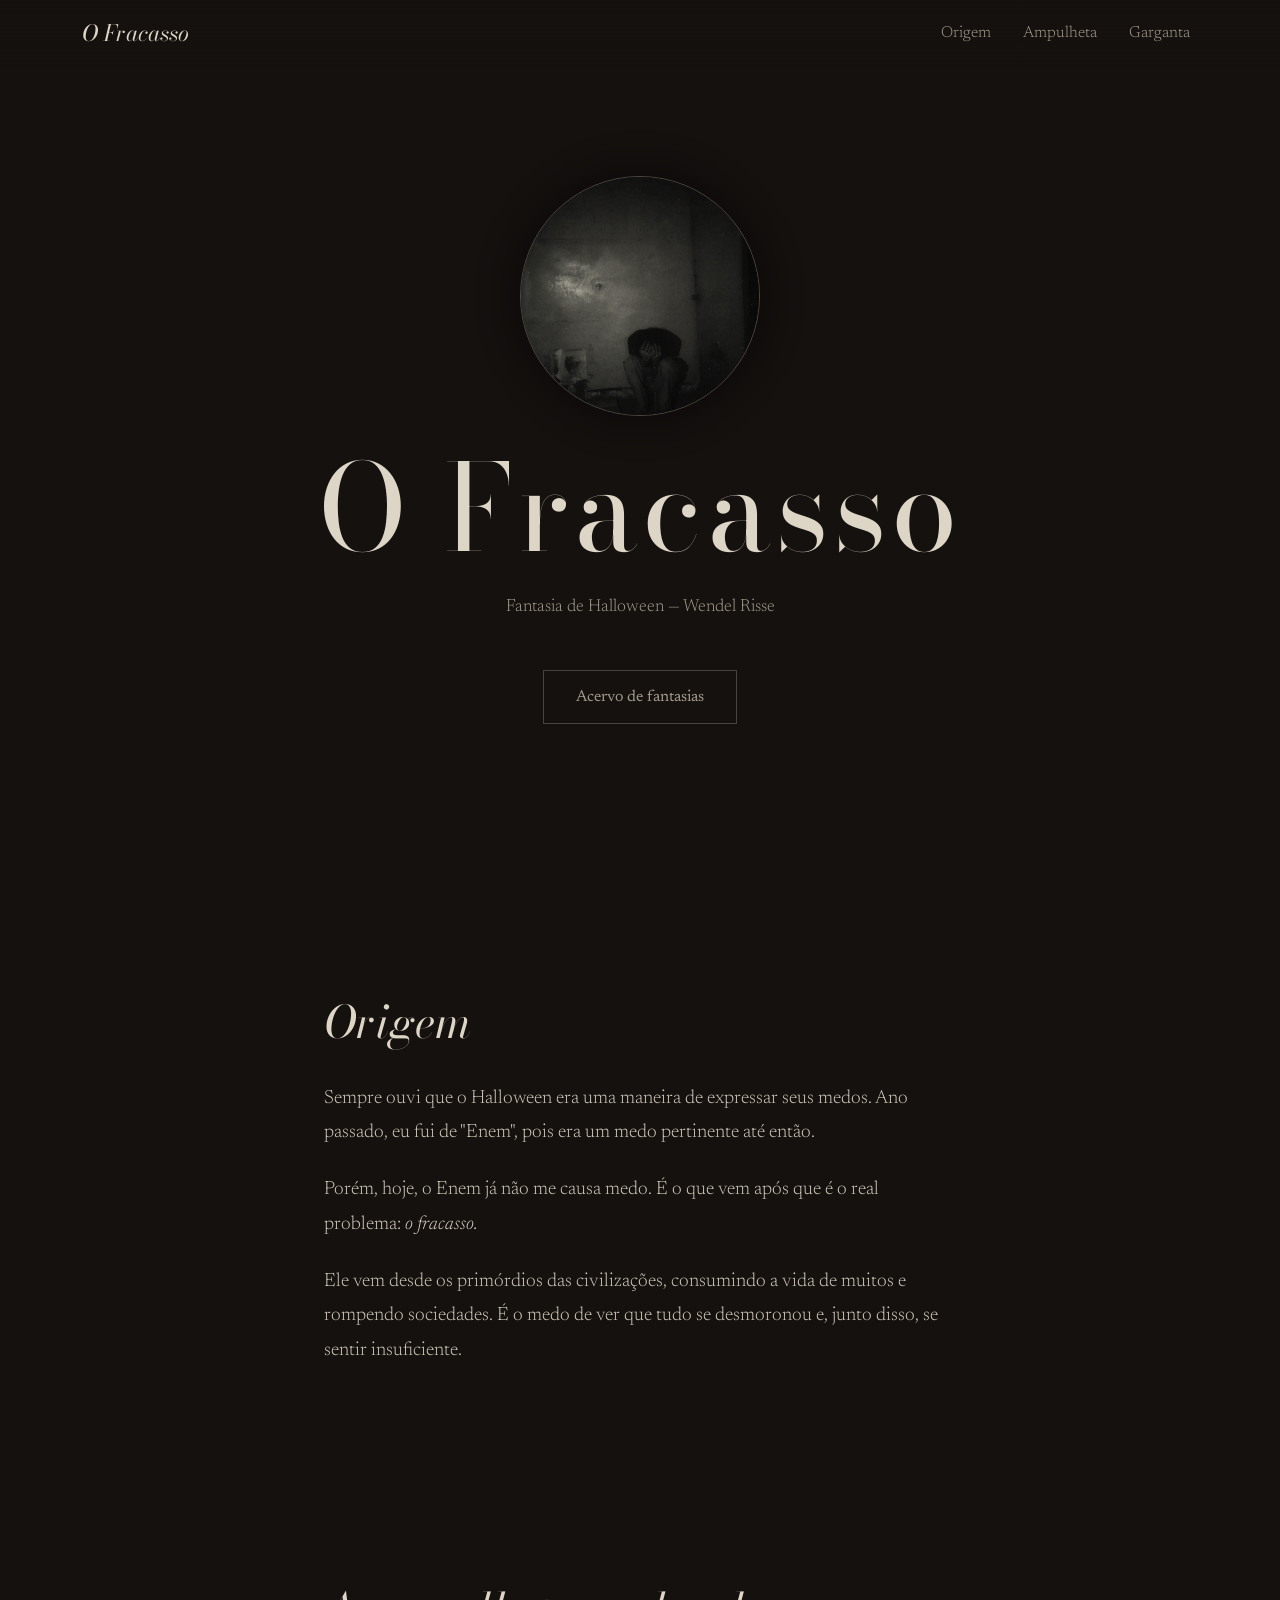
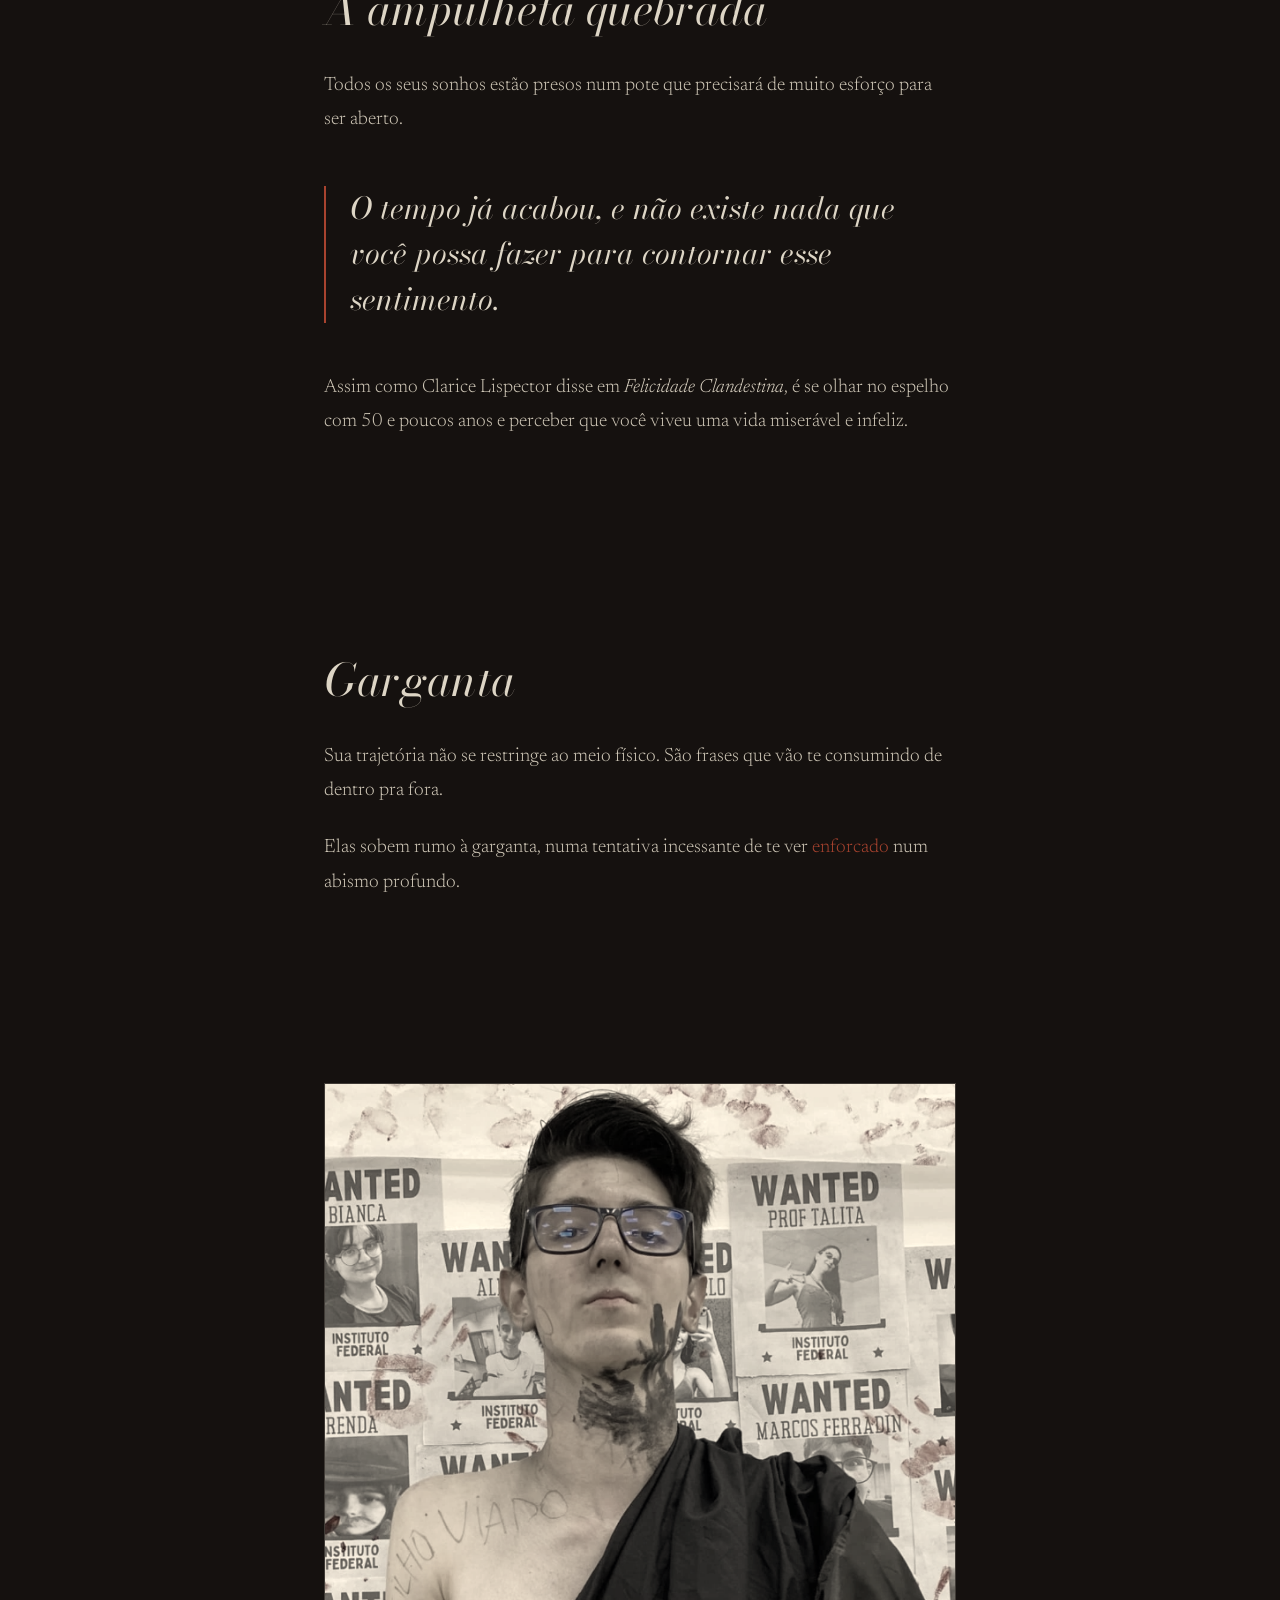
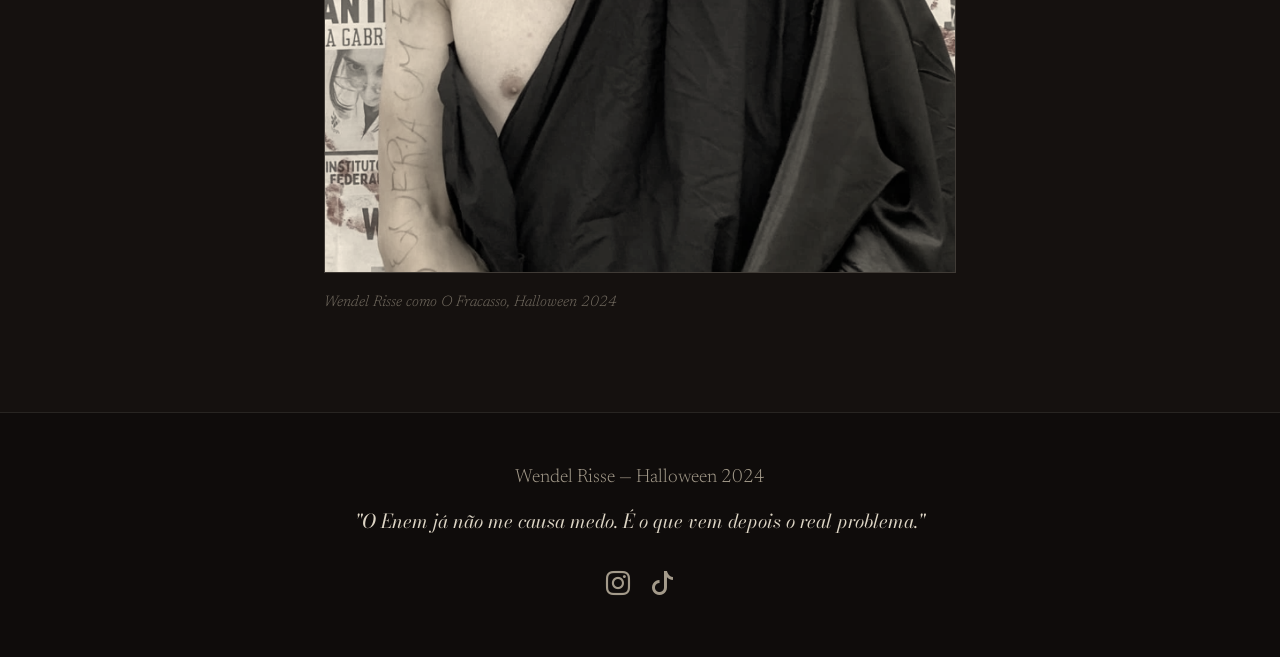
<file: index.html>
<!DOCTYPE html>
<html lang="pt-br">
<head>
  <meta charset="UTF-8">
  <meta name="viewport" content="width=device-width, initial-scale=1.0">
  <title>O Fracasso</title>
  <link href="https://cdn.jsdelivr.net/npm/bootstrap@5.3.6/dist/css/bootstrap.min.css" rel="stylesheet">
  <link rel="stylesheet" href="https://cdn.jsdelivr.net/npm/bootstrap-icons@1.10.5/font/bootstrap-icons.css">
  <link rel="preconnect" href="https://fonts.googleapis.com">
  <link rel="preconnect" href="https://fonts.gstatic.com" crossorigin>
  <link href="https://fonts.googleapis.com/css2?family=Bodoni+Moda:ital,wght@0,400;0,600;1,400&family=Newsreader:ital,wght@0,300;0,400;1,300&display=swap" rel="stylesheet">
  <link rel="stylesheet" href="fracasso.css">
  <link rel="stylesheet" href="acervo.css">
<link rel="stylesheet" href="foto-fantasia.css">
  <link rel="icon" type="image/png" href="assets/images/partenon.png">
</head>
<body data-tema="fracasso">
  <nav class="navbar navbar-expand-lg navbar-dark fixed-top">
    <div class="container">
      <a class="navbar-brand" href="#">O Fracasso</a>
      <button class="navbar-toggler" type="button" data-bs-toggle="collapse" data-bs-target="#navbarNav" aria-label="Abrir menu">
        <span class="navbar-toggler-icon"></span>
      </button>
      <div class="collapse navbar-collapse justify-content-end" id="navbarNav">
        <ul class="navbar-nav">
          <li class="nav-item"><a class="nav-link" href="#origem">Origem</a></li>
          <li class="nav-item"><a class="nav-link" href="#ampulheta">Ampulheta</a></li>
          <li class="nav-item"><a class="nav-link" href="#garganta">Garganta</a></li>
        </ul>
      </div>
    </div>
  </nav>

  <main>
    <section id="headerindex" class="vh-100 d-flex flex-column justify-content-center align-items-center text-center" style="max-width:none;padding:0">
      <div class="frases" aria-hidden="true">
      <span style="--x:8%;--dx:-30vw;--t:26s;--d:0s">você já devia ter conseguido</span>
      <span style="--x:72%;--dx:40vw;--t:22s;--d:-6s">é tarde demais</span>
      <span style="--x:30%;--dx:25vw;--t:30s;--d:-12s">todo mundo seguiu em frente</span>
      <span style="--x:85%;--dx:-55vw;--t:24s;--d:-3s">e se não era pra ser?</span>
      <span style="--x:12%;--dx:45vw;--t:28s;--d:-17s">você não é suficiente</span>
      <span style="--x:60%;--dx:-20vw;--t:20s;--d:-9s">era só isso?</span>
      <span style="--x:45%;--dx:0vw;--t:32s;--d:-21s">o que você fez esse tempo todo?</span>
      <span style="--x:90%;--dx:-65vw;--t:27s;--d:-14s">não tem mais o que fazer</span>
      </div>
      <img src="assets/images/fracasso.jpeg" alt="Wendel Risse fantasiado de O Fracasso" id="fotoPerfil">
      <h1>O Fracasso</h1>
      <p class="lead mt-3">Fantasia de Halloween — Wendel Risse</p>
      <button type="button" class="btn-vazio mt-4" data-acervo>Acervo de fantasias</button>
    </section>

    <section id="origem">
      <h2>Origem</h2>
      <p>Sempre ouvi que o Halloween era uma maneira de expressar seus medos. Ano passado, eu fui de "Enem", pois era um medo pertinente até então.</p>
      <p>Porém, hoje, o Enem já não me causa medo. É o que vem após que é o real problema: <em>o fracasso.</em></p>
      <p>Ele vem desde os primórdios das civilizações, consumindo a vida de muitos e rompendo sociedades. É o medo de ver que tudo se desmoronou e, junto disso, se sentir insuficiente.</p>
    </section>

    <section id="ampulheta">
      <h2>A ampulheta quebrada</h2>
      <p>Todos os seus sonhos estão presos num pote que precisará de muito esforço para ser aberto.</p>
      <blockquote class="poema">O tempo já acabou, e não existe nada que você possa fazer para contornar esse sentimento.</blockquote>
      <p>Assim como Clarice Lispector disse em <em>Felicidade Clandestina</em>, é se olhar no espelho com 50 e poucos anos e perceber que você viveu uma vida miserável e infeliz.</p>
    </section>

    <section id="garganta">
      <h2>Garganta</h2>
      <p>Sua trajetória não se restringe ao meio físico. São frases que vão te consumindo de dentro pra fora.</p>
      <p>Elas sobem rumo à garganta, numa tentativa incessante de te ver <span class="rachado">enforcado</span> num abismo profundo.</p>
    </section>
      <section id="foto">
      <figure class="foto-fantasia">
        <img src="assets/images/WendelFracasso.png" alt="Wendel Risse vestido de O Fracasso" loading="lazy"
             onerror="this.parentElement.classList.add('sem-foto')">
        <figcaption>Wendel Risse como O Fracasso, Halloween 2024</figcaption>
      </figure>
    </section>

  </main>

  <footer class="text-center py-5">
    <p>Wendel Risse — Halloween 2024</p>
    <p><em>"O Enem já não me causa medo. É o que vem depois o real problema."</em></p>
    <div class="mt-4">
      <a href="https://instagram.com/wendelrisse" class="rodape-link fs-4 me-3" aria-label="Instagram"><i class="bi bi-instagram"></i></a>
      <a href="https://tiktok.com/@wenzay_" class="rodape-link fs-4" aria-label="TikTok"><i class="bi bi-tiktok"></i></a>
    </div>
  </footer>

  <script src="https://cdn.jsdelivr.net/npm/bootstrap@5.3.6/dist/js/bootstrap.bundle.min.js"></script>
  <script src="acervo.js"></script>
</body>
</html>
</file>
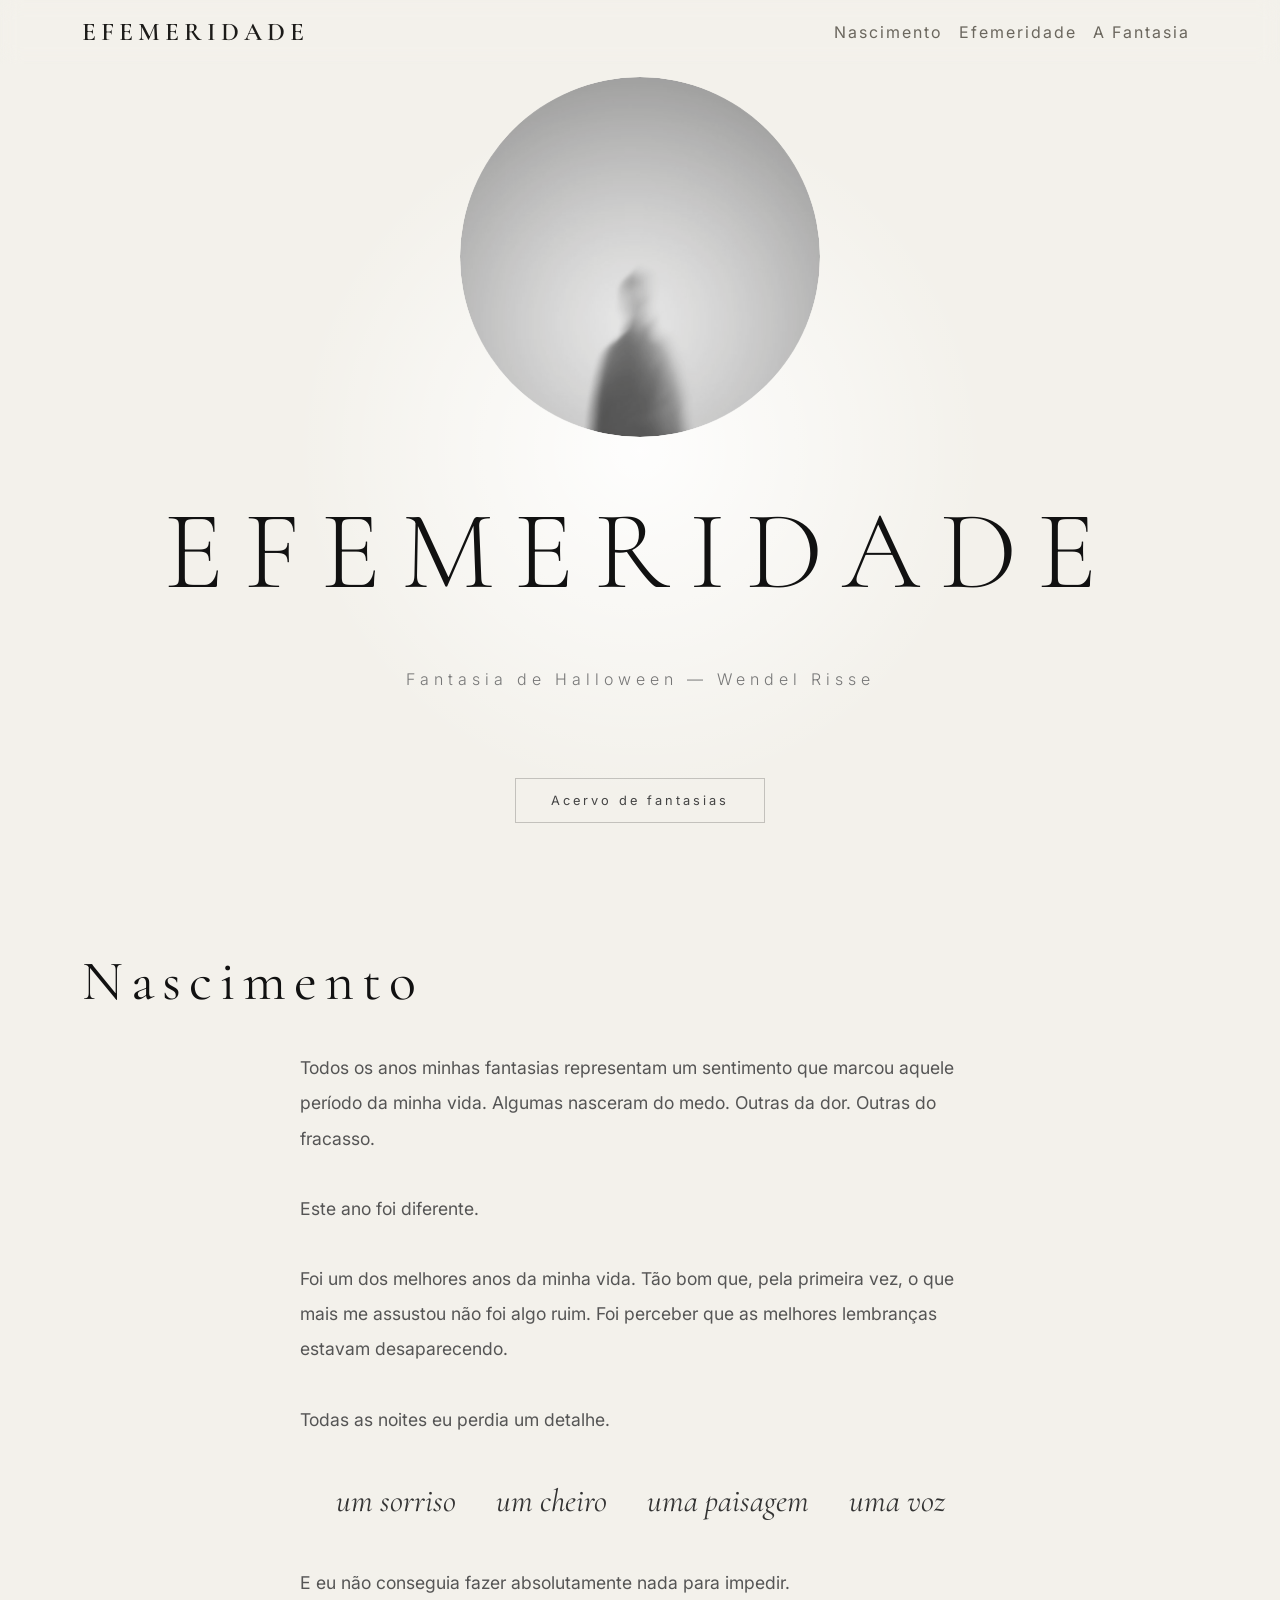
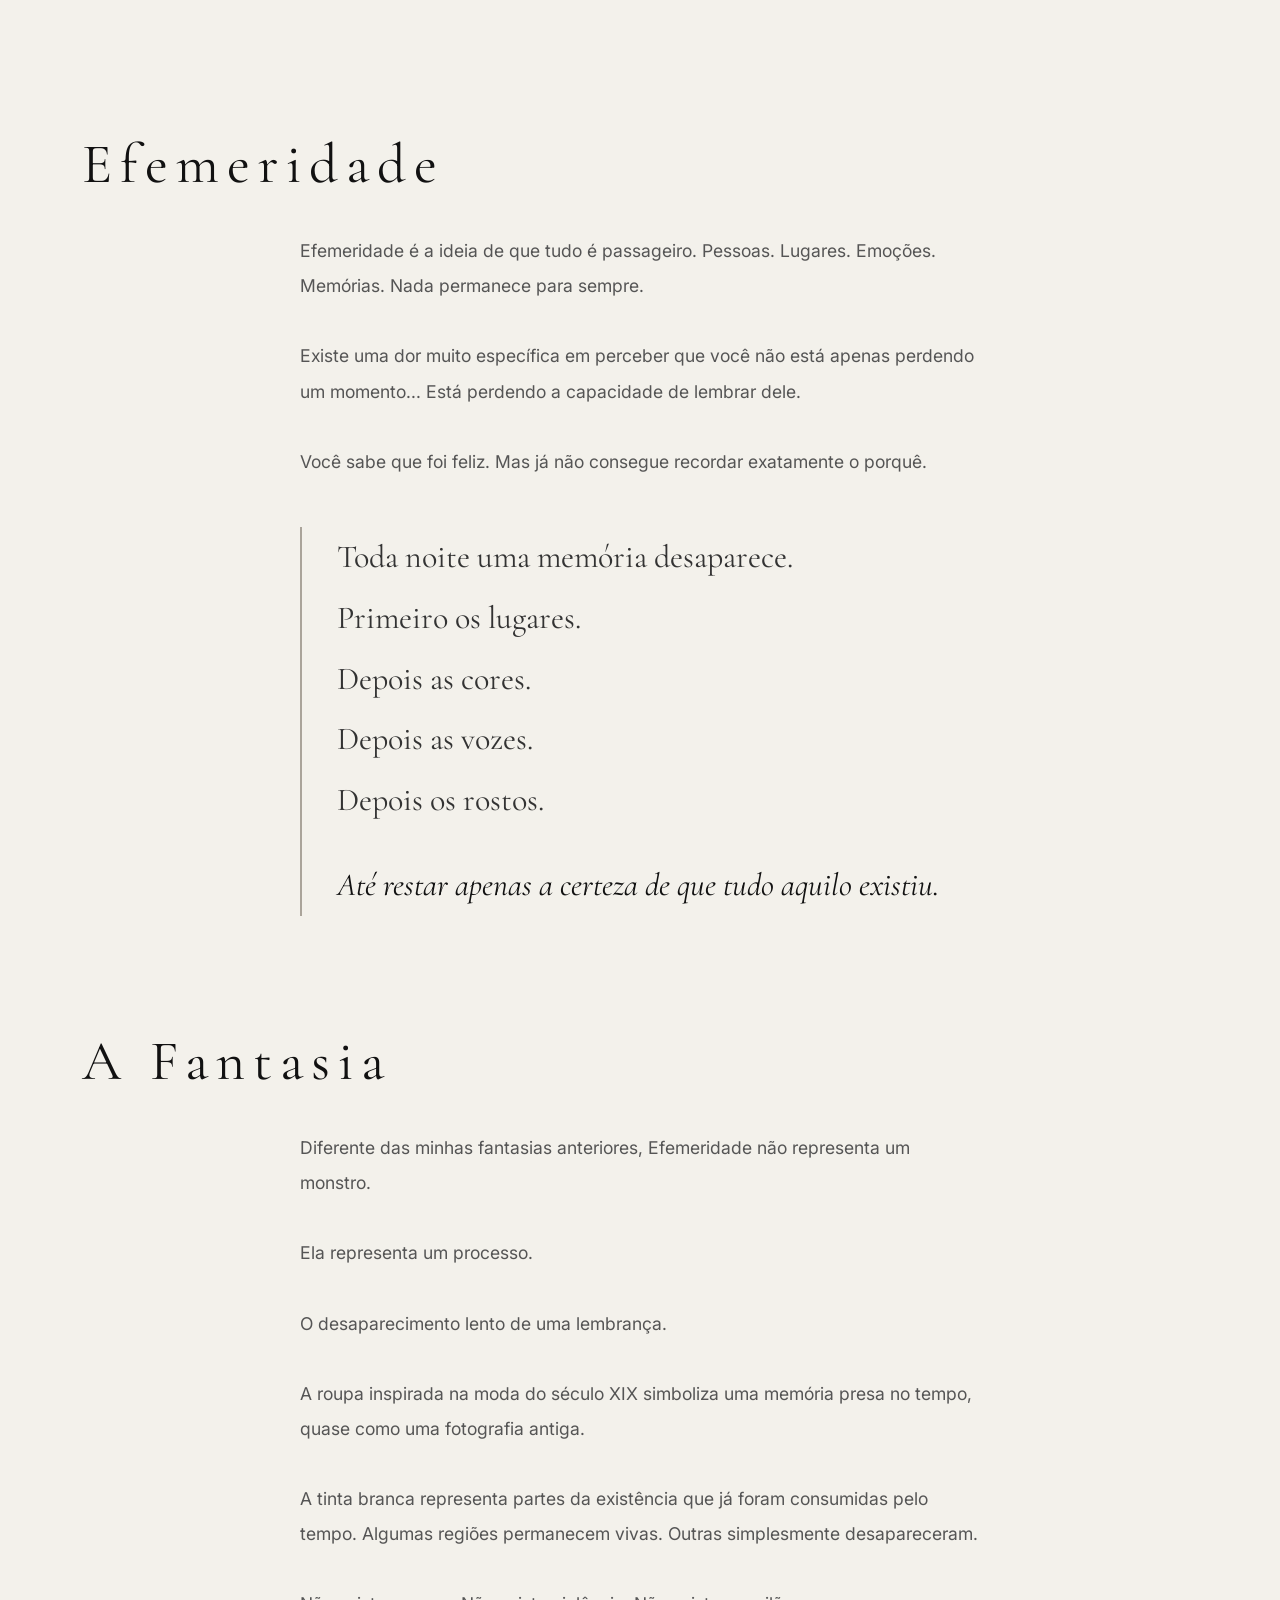
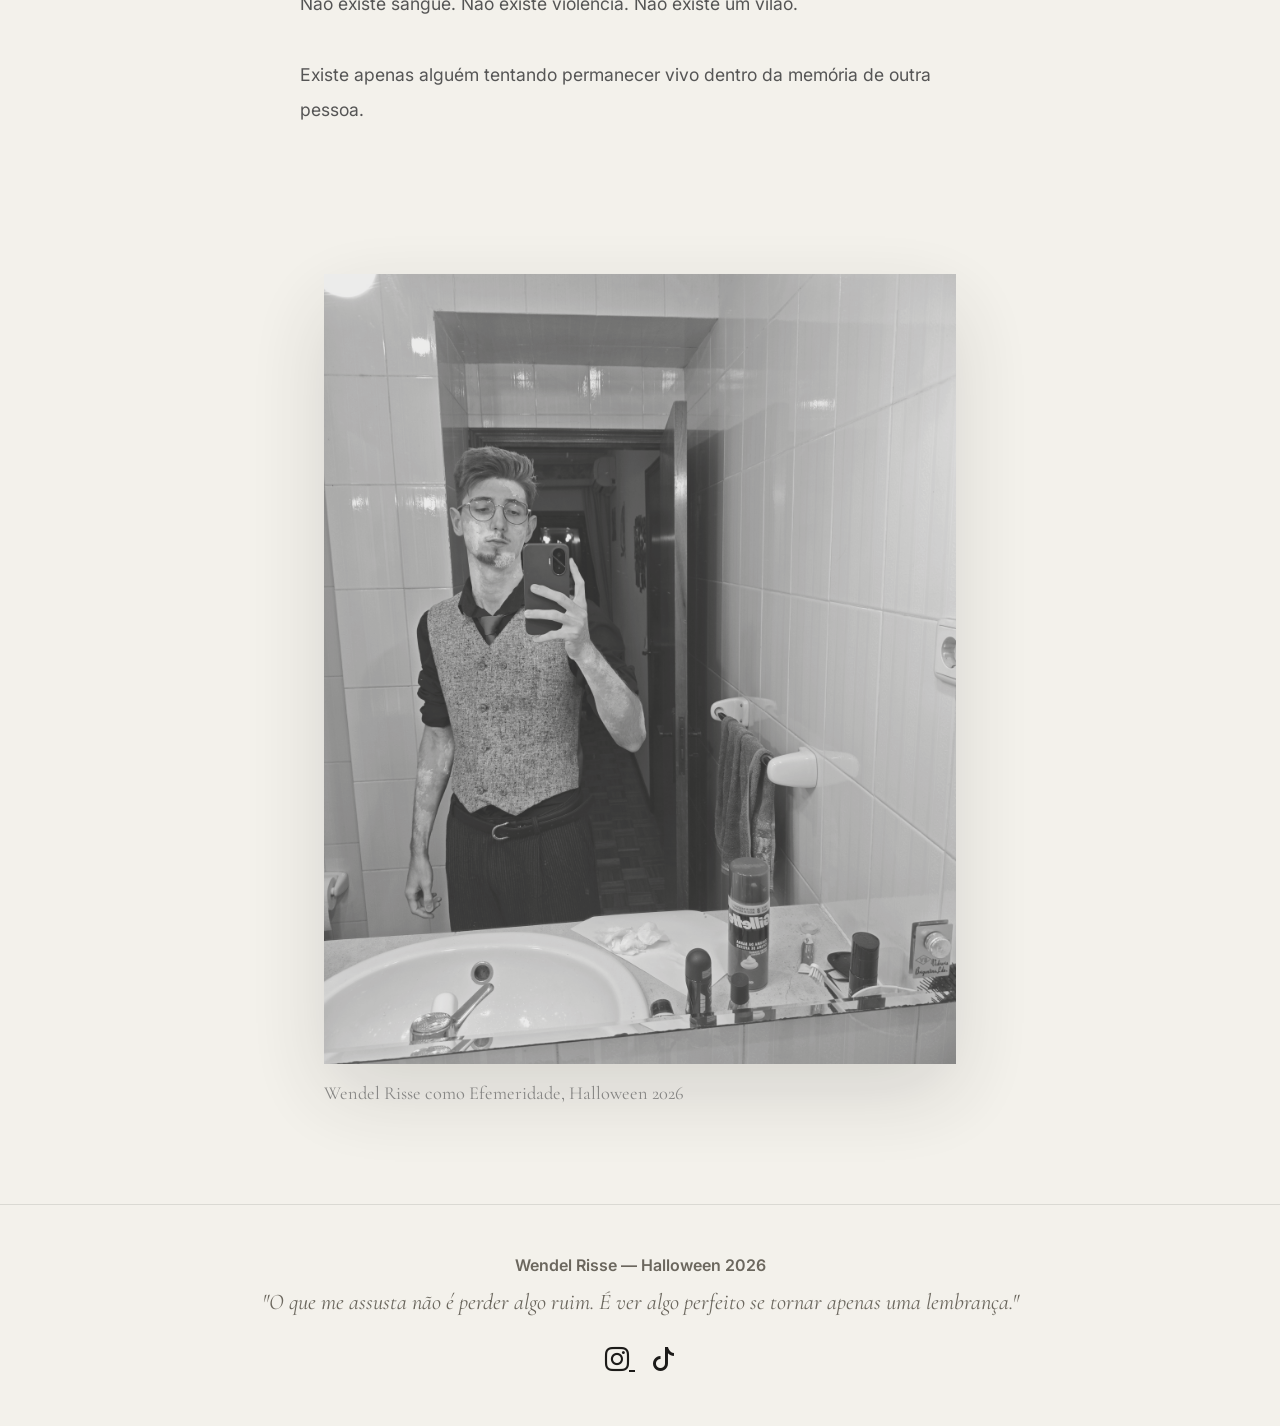
<file: efemeridade.html>
<!DOCTYPE html>
<html lang="pt-br">

<head>
    <meta charset="UTF-8">
    <meta name="viewport" content="width=device-width, initial-scale=1.0">

    <title>Efemeridade</title>

    <link href="https://cdn.jsdelivr.net/npm/bootstrap@5.3.6/dist/css/bootstrap.min.css" rel="stylesheet">
    <link rel="stylesheet"
        href="https://cdn.jsdelivr.net/npm/bootstrap-icons@1.10.5/font/bootstrap-icons.css">

    <link rel="stylesheet" href="styleEfermidade.css">
<link rel="stylesheet" href="acervo.css">
<link rel="stylesheet" href="foto-fantasia.css">

    <link rel="icon" type="image/png" href="assets/images/carro-antigo.png">

    <!-- Fonte elegante -->
    <link rel="preconnect" href="https://fonts.googleapis.com">
    <link rel="preconnect" href="https://fonts.gstatic.com" crossorigin>
    <link
        href="https://fonts.googleapis.com/css2?family=Cormorant+Garamond:wght@300;400;500;600&family=Inter:wght@300;400;500&display=swap"
        rel="stylesheet">
</head>

<body data-tema="claro">

    <nav class="navbar navbar-expand-lg navbar-light fixed-top bg-transparent">

        <div class="container">

            <a class="navbar-brand fw-semibold" href="#">
                EFEMERIDADE
            </a>

            <button class="navbar-toggler" type="button" data-bs-toggle="collapse"
                data-bs-target="#navbarNav">

                <span class="navbar-toggler-icon"></span>

            </button>

            <div class="collapse navbar-collapse justify-content-end" id="navbarNav">

                <ul class="navbar-nav">

                    <li class="nav-item">
                        <a class="nav-link" href="#origem">Nascimento</a>
                    </li>

                    <li class="nav-item">
                        <a class="nav-link" href="#conceito">Efemeridade</a>
                    </li>

                    <li class="nav-item">
                        <a class="nav-link" href="#fantasia">A Fantasia</a>
                    </li>

                </ul>

            </div>

        </div>

    </nav>

    <main>

       <section id="headerindex"
    class="vh-100 d-flex flex-column justify-content-center align-items-center text-center">

    <div class="memoria-antiga">

        <img src="assets/images/sumindo.png"
            id="fotoPerfil"
            alt="Efemeridade">

    </div>


    <h1 class="mt-5">
        EFEMERIDADE
    </h1>


    <p class="lead">
        Fantasia de Halloween — Wendel Risse
    </p>


    <button type="button" class="btn-vazio mt-5" data-acervo>Acervo de fantasias</button>


</section>

        <section id="origem" class="container py-5">

            <h2>Nascimento</h2>

            <p>

                Todos os anos minhas fantasias representam um sentimento
                que marcou aquele período da minha vida.

                Algumas nasceram do medo.

                Outras da dor.

                Outras do fracasso.

            </p>

            <p>

                Este ano foi diferente.

            </p>

            <p>

                Foi um dos melhores anos da minha vida.

                Tão bom que, pela primeira vez,
                o que mais me assustou não foi algo ruim.

                Foi perceber que as melhores lembranças
                estavam desaparecendo.

            </p>

            <p>Todas as noites eu perdia um detalhe.</p>

<div class="perdas">
<span class="apaga">um sorriso</span>
<span class="apaga">um cheiro</span>
<span class="apaga">uma paisagem</span>
<span class="apaga">uma voz</span>
</div>

<p>E eu não conseguia fazer absolutamente nada para impedir.</p>

        </section>

        <section id="conceito" class="container py-5">

            <h2>Efemeridade</h2>

            <p>

                Efemeridade é a ideia de que tudo é passageiro.

                Pessoas.

                Lugares.

                Emoções.

                Memórias.

                Nada permanece para sempre.

            </p>

            <p>

                Existe uma dor muito específica em perceber que você não está
                apenas perdendo um momento...

                Está perdendo a capacidade de lembrar dele.

            </p>

            <p>

                Você sabe que foi feliz.

                Mas já não consegue recordar exatamente o porquê.

            </p>

            <blockquote class="poema mt-5">

                Toda noite uma memória desaparece.<br>

                Primeiro os lugares.<br>

                Depois as cores.<br>

                Depois as vozes.<br>

                Depois os rostos.<br><br>

                Até restar apenas a certeza
                de que tudo aquilo existiu.

            </blockquote>

        </section>

        <section id="fantasia" class="container py-5">

            <h2>A Fantasia</h2>

            <p>

                Diferente das minhas fantasias anteriores,
                Efemeridade não representa um monstro.

            </p>

            <p>

                Ela representa um processo.

            </p>

            <p>

                O desaparecimento lento de uma lembrança.

            </p>

            <p>

                A roupa inspirada na moda do século XIX simboliza uma memória
                presa no tempo, quase como uma fotografia antiga.

            </p>

            <p>

                A tinta branca representa partes da existência
                que já foram consumidas pelo tempo.

                Algumas regiões permanecem vivas.

                Outras simplesmente desapareceram.

            </p>

            <p>

                Não existe sangue.

                Não existe violência.

                Não existe um vilão.

            </p>

            <p>

                Existe apenas alguém tentando permanecer
                vivo dentro da memória de outra pessoa.

            </p>

        </section>

        <section id="foto">
      <figure class="foto-fantasia">
        <img src="assets/images/WendelEfemeridade.jpg" alt="Wendel Risse vestido de Efemeridade" loading="lazy"
             onerror="this.parentElement.classList.add('sem-foto')">
        <figcaption>Wendel Risse como Efemeridade, Halloween 2026</figcaption>
      </figure>
    </section>

  </main>

    <footer class="text-center py-5">

        <p class="fw-semibold mb-2">

            Wendel Risse — Halloween 2026

        </p>

        <p>

            <em>

                "O que me assusta não é perder algo ruim.
                É ver algo perfeito se tornar apenas uma lembrança."

            </em>

        </p>

        <div class="mt-4">

            <a href="https://instagram.com/wendelrisse"
                class="rodape-link fs-4 me-3">

                <i class="bi bi-instagram"></i>

            </a>

            <a href="https://tiktok.com/@wenzay_"
                class="rodape-link fs-4">

                <i class="bi bi-tiktok"></i>

            </a>

        </div>

    </footer>

    <script src="https://cdn.jsdelivr.net/npm/bootstrap@5.3.6/dist/js/bootstrap.bundle.min.js"></script>
  <script src="acervo.js"></script>

    <script src="efemeridade.js"></script>
</body>

</html>
</file>
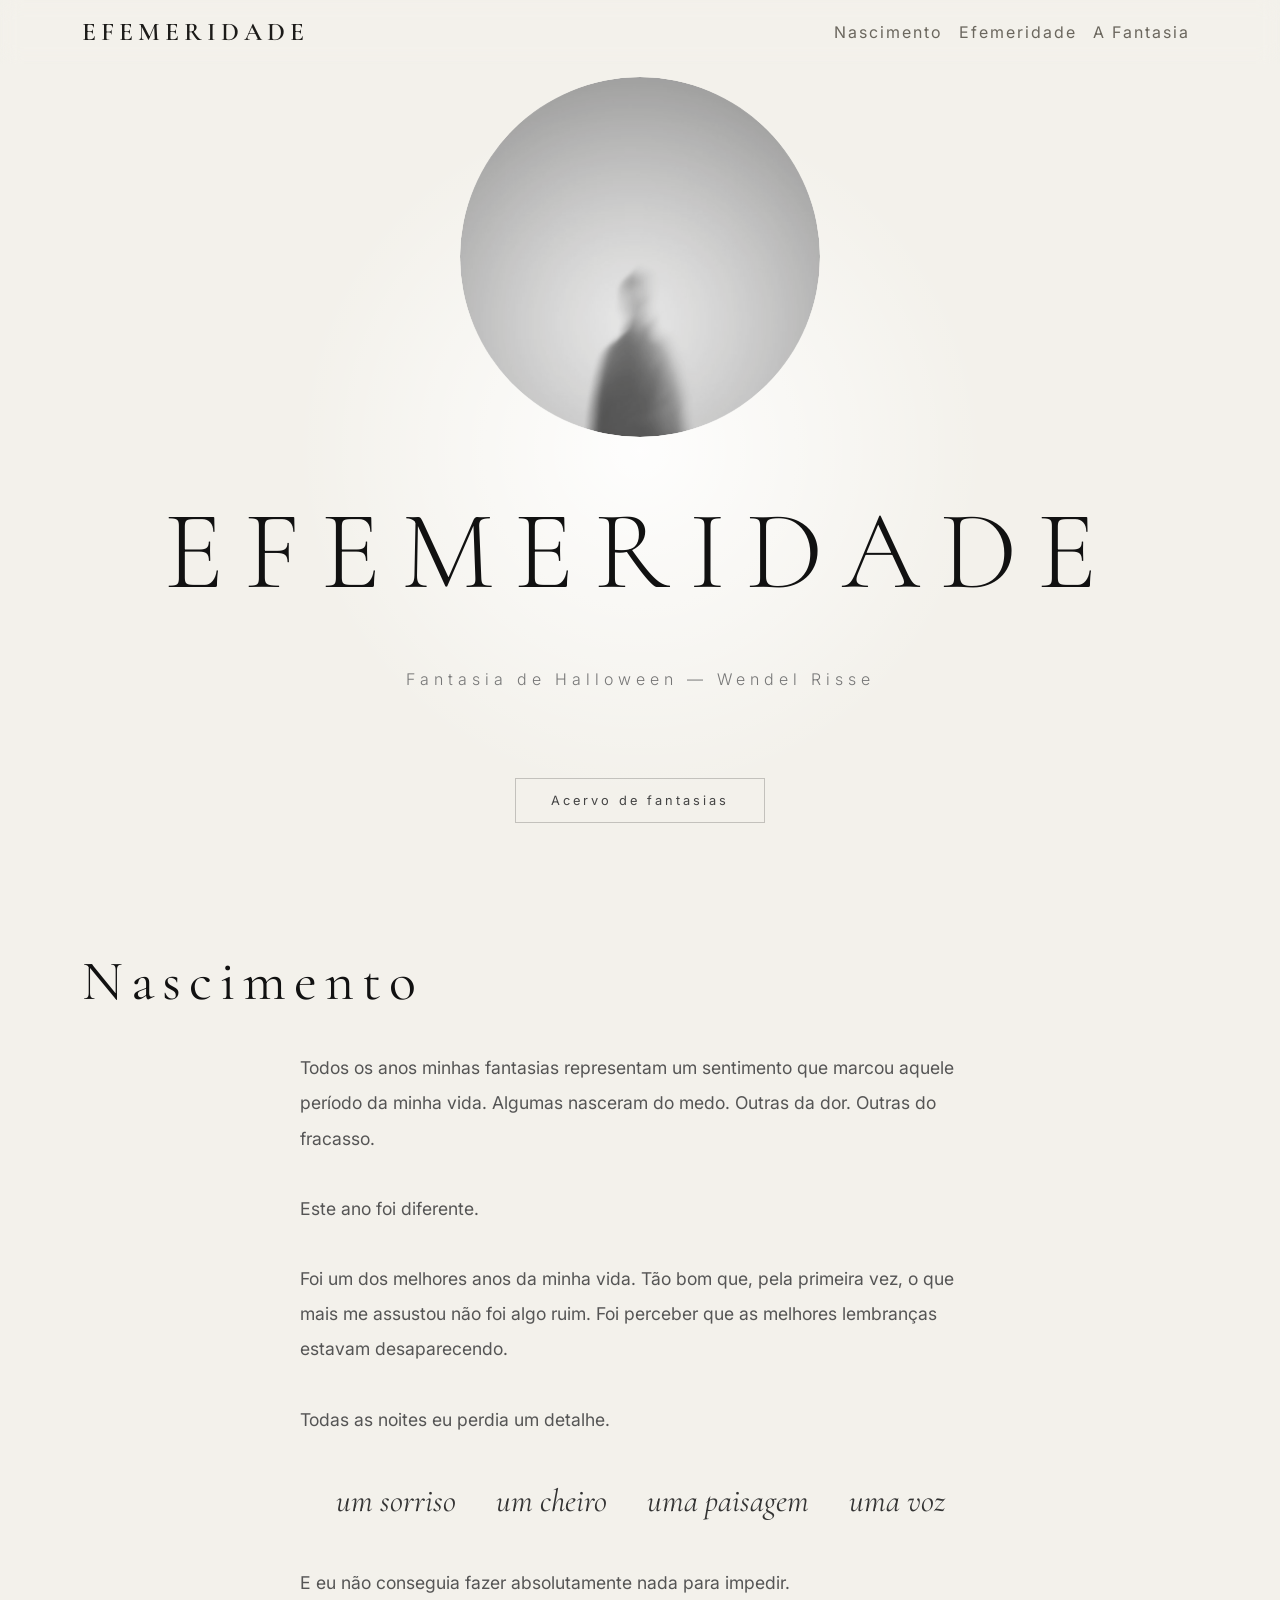
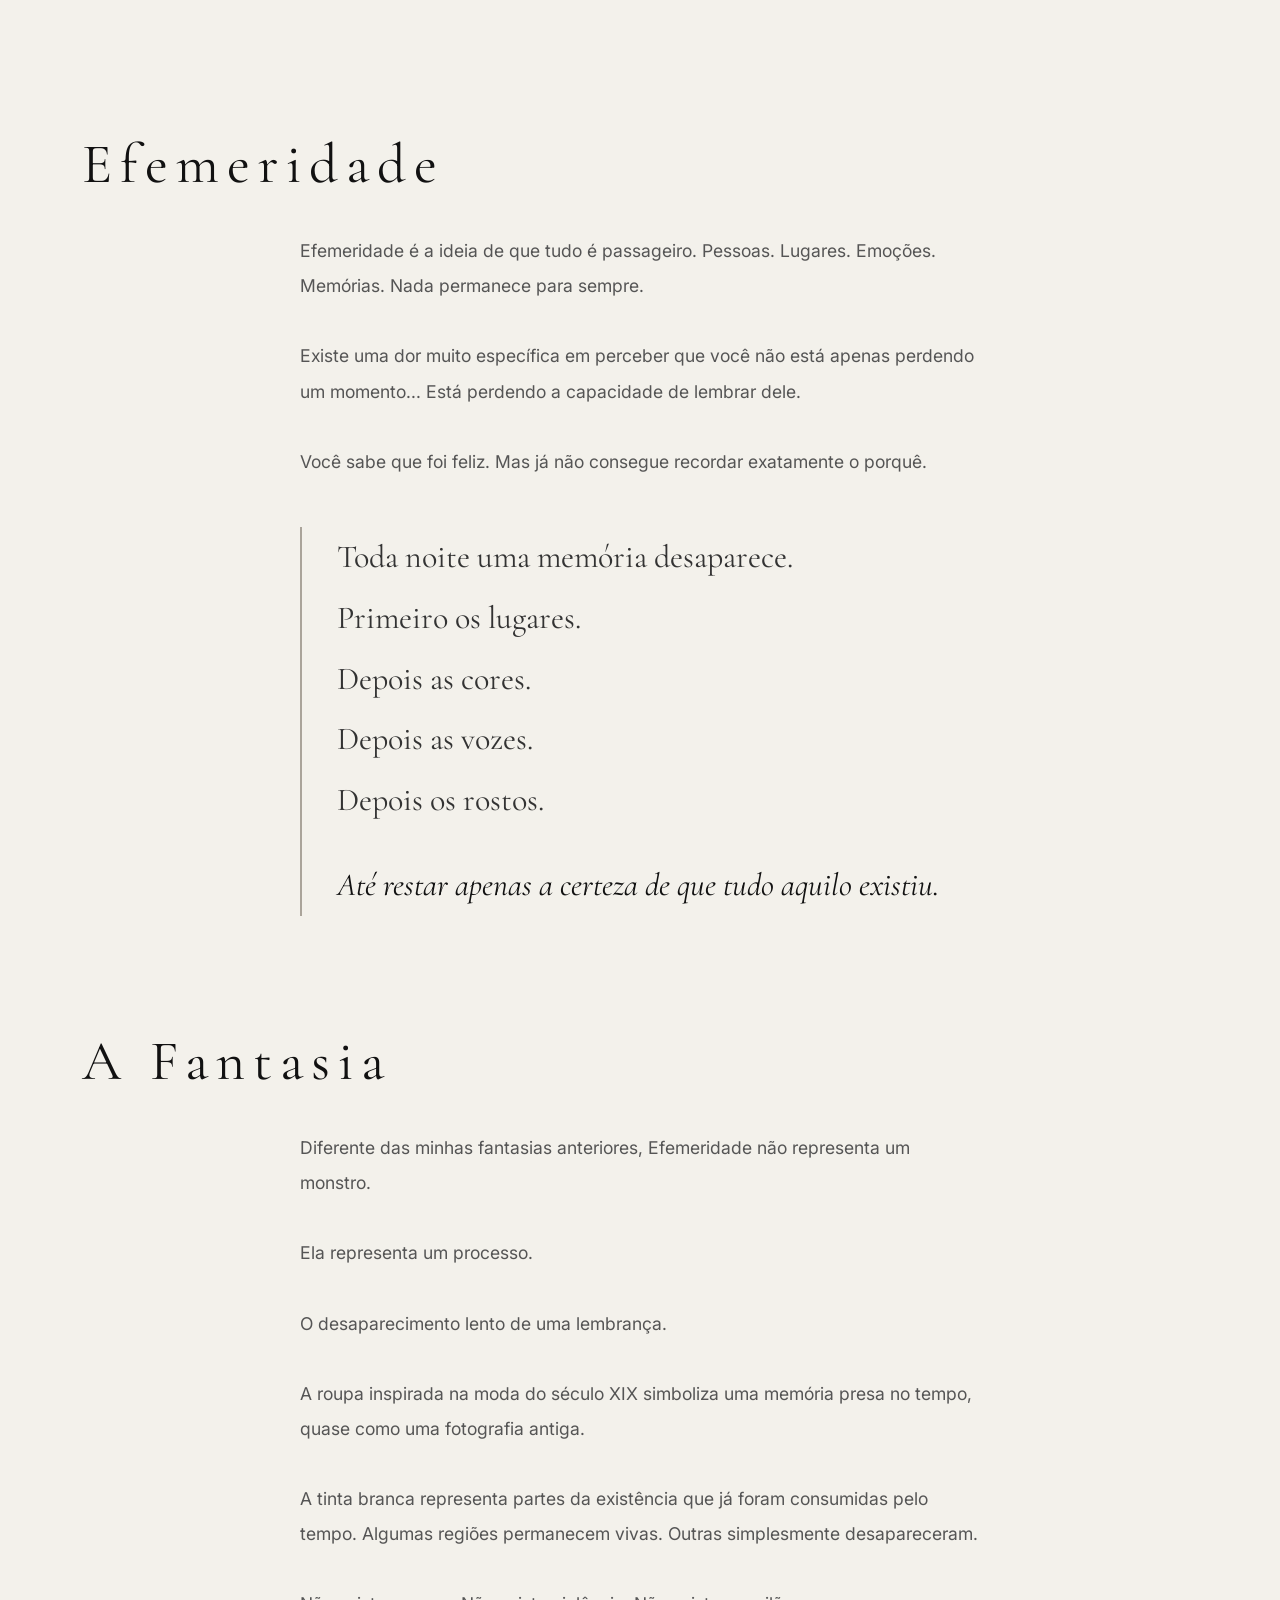
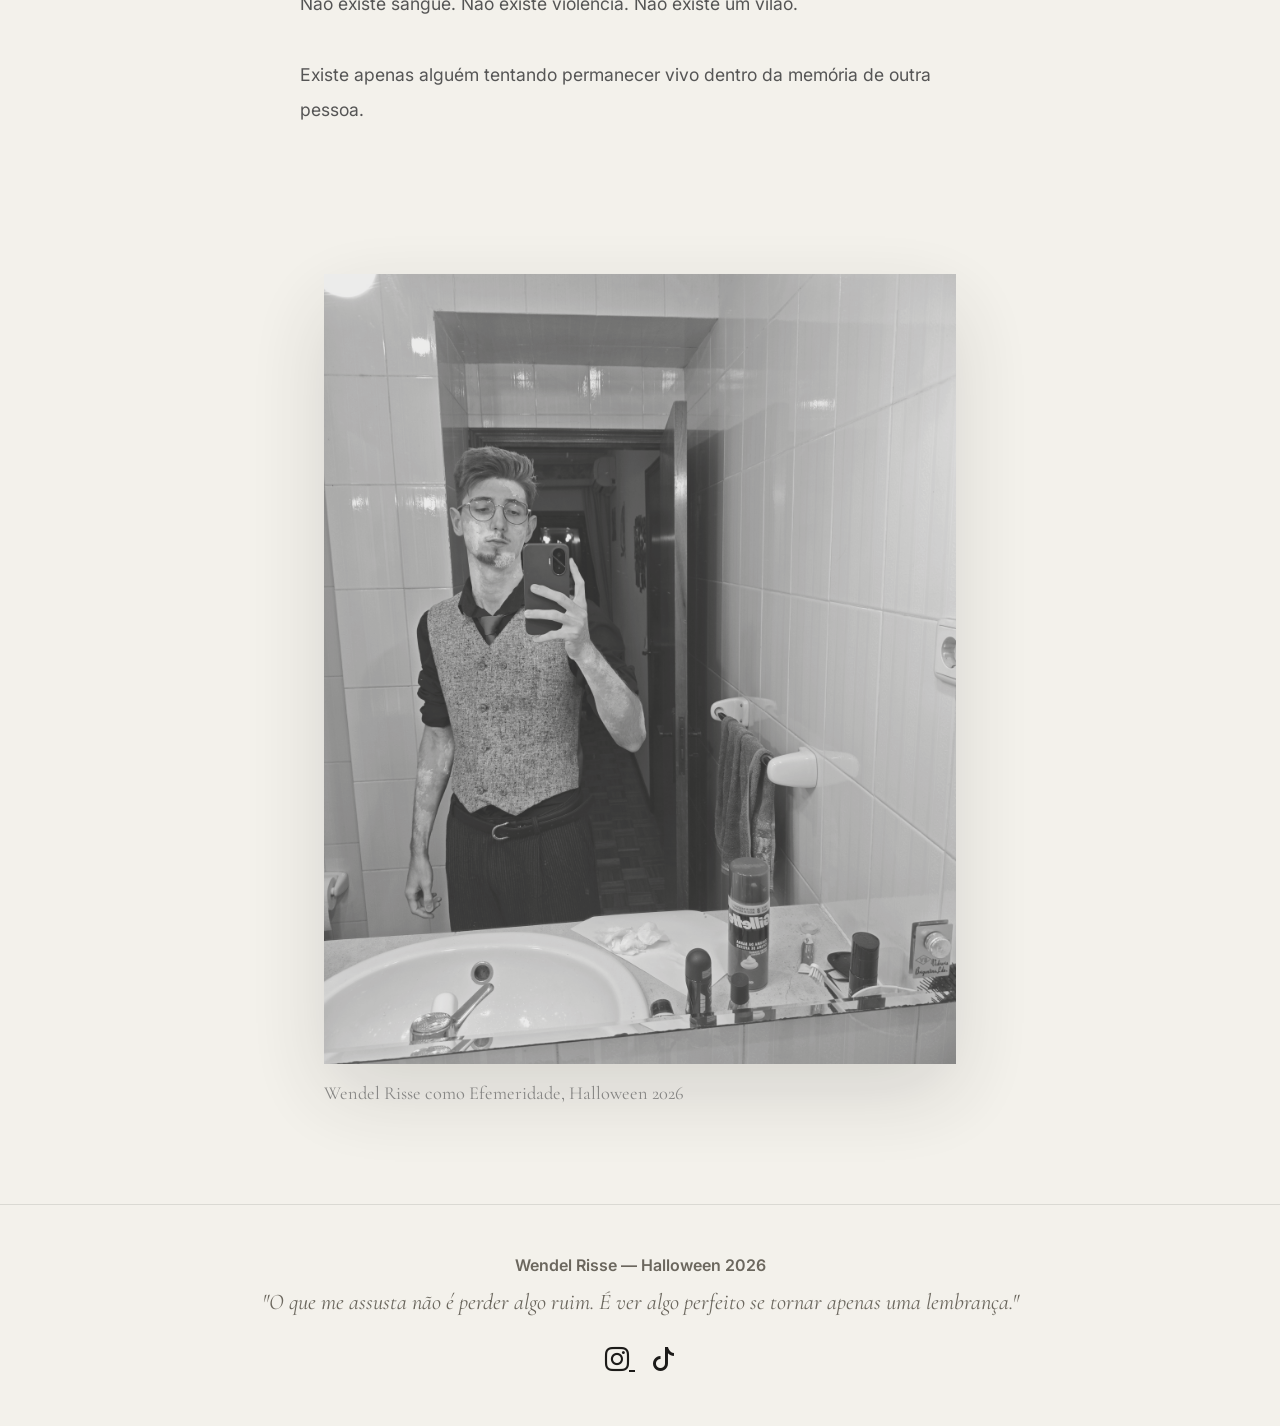
<file: efermidade.html>
<!DOCTYPE html>
<html lang="pt-br">

<head>
    <meta charset="UTF-8">
    <meta name="viewport" content="width=device-width, initial-scale=1.0">

    <title>Efemeridade</title>

    <link href="https://cdn.jsdelivr.net/npm/bootstrap@5.3.6/dist/css/bootstrap.min.css" rel="stylesheet">
    <link rel="stylesheet"
        href="https://cdn.jsdelivr.net/npm/bootstrap-icons@1.10.5/font/bootstrap-icons.css">

    <link rel="stylesheet" href="styleEfermidade.css">
<link rel="stylesheet" href="acervo.css">
<link rel="stylesheet" href="foto-fantasia.css">

    <link rel="icon" type="image/png" href="assets/images/carro-antigo.png">

    <!-- Fonte elegante -->
    <link rel="preconnect" href="https://fonts.googleapis.com">
    <link rel="preconnect" href="https://fonts.gstatic.com" crossorigin>
    <link
        href="https://fonts.googleapis.com/css2?family=Cormorant+Garamond:wght@300;400;500;600&family=Inter:wght@300;400;500&display=swap"
        rel="stylesheet">
</head>

<body data-tema="claro">

    <nav class="navbar navbar-expand-lg navbar-light fixed-top bg-transparent">

        <div class="container">

            <a class="navbar-brand fw-semibold" href="#">
                EFEMERIDADE
            </a>

            <button class="navbar-toggler" type="button" data-bs-toggle="collapse"
                data-bs-target="#navbarNav">

                <span class="navbar-toggler-icon"></span>

            </button>

            <div class="collapse navbar-collapse justify-content-end" id="navbarNav">

                <ul class="navbar-nav">

                    <li class="nav-item">
                        <a class="nav-link" href="#origem">Nascimento</a>
                    </li>

                    <li class="nav-item">
                        <a class="nav-link" href="#conceito">Efemeridade</a>
                    </li>

                    <li class="nav-item">
                        <a class="nav-link" href="#fantasia">A Fantasia</a>
                    </li>

                </ul>

            </div>

        </div>

    </nav>

    <main>

       <section id="headerindex"
    class="vh-100 d-flex flex-column justify-content-center align-items-center text-center">

    <div class="memoria-antiga">

        <img src="assets/images/sumindo.png"
            id="fotoPerfil"
            alt="Efemeridade">

    </div>


    <h1 class="mt-5">
        EFEMERIDADE
    </h1>


    <p class="lead">
        Fantasia de Halloween — Wendel Risse
    </p>


    <button type="button" class="btn-vazio mt-5" data-acervo>Acervo de fantasias</button>


</section>

        <section id="origem" class="container py-5">

            <h2>Nascimento</h2>

            <p>

                Todos os anos minhas fantasias representam um sentimento
                que marcou aquele período da minha vida.

                Algumas nasceram do medo.

                Outras da dor.

                Outras do fracasso.

            </p>

            <p>

                Este ano foi diferente.

            </p>

            <p>

                Foi um dos melhores anos da minha vida.

                Tão bom que, pela primeira vez,
                o que mais me assustou não foi algo ruim.

                Foi perceber que as melhores lembranças
                estavam desaparecendo.

            </p>

            <p>Todas as noites eu perdia um detalhe.</p>

<div class="perdas">
<span class="apaga">um sorriso</span>
<span class="apaga">um cheiro</span>
<span class="apaga">uma paisagem</span>
<span class="apaga">uma voz</span>
</div>

<p>E eu não conseguia fazer absolutamente nada para impedir.</p>

        </section>

        <section id="conceito" class="container py-5">

            <h2>Efemeridade</h2>

            <p>

                Efemeridade é a ideia de que tudo é passageiro.

                Pessoas.

                Lugares.

                Emoções.

                Memórias.

                Nada permanece para sempre.

            </p>

            <p>

                Existe uma dor muito específica em perceber que você não está
                apenas perdendo um momento...

                Está perdendo a capacidade de lembrar dele.

            </p>

            <p>

                Você sabe que foi feliz.

                Mas já não consegue recordar exatamente o porquê.

            </p>

            <blockquote class="poema mt-5">

                Toda noite uma memória desaparece.<br>

                Primeiro os lugares.<br>

                Depois as cores.<br>

                Depois as vozes.<br>

                Depois os rostos.<br><br>

                Até restar apenas a certeza
                de que tudo aquilo existiu.

            </blockquote>

        </section>

        <section id="fantasia" class="container py-5">

            <h2>A Fantasia</h2>

            <p>

                Diferente das minhas fantasias anteriores,
                Efemeridade não representa um monstro.

            </p>

            <p>

                Ela representa um processo.

            </p>

            <p>

                O desaparecimento lento de uma lembrança.

            </p>

            <p>

                A roupa inspirada na moda do século XIX simboliza uma memória
                presa no tempo, quase como uma fotografia antiga.

            </p>

            <p>

                A tinta branca representa partes da existência
                que já foram consumidas pelo tempo.

                Algumas regiões permanecem vivas.

                Outras simplesmente desapareceram.

            </p>

            <p>

                Não existe sangue.

                Não existe violência.

                Não existe um vilão.

            </p>

            <p>

                Existe apenas alguém tentando permanecer
                vivo dentro da memória de outra pessoa.

            </p>

        </section>

        <section id="foto">
      <figure class="foto-fantasia">
        <img src="assets/images/WendelEfemeridade.jpg" alt="Wendel Risse vestido de Efemeridade" loading="lazy"
             onerror="this.parentElement.classList.add('sem-foto')">
        <figcaption>Wendel Risse como Efemeridade, Halloween 2026</figcaption>
      </figure>
    </section>

  </main>

    <footer class="text-center py-5">

        <p class="fw-semibold mb-2">

            Wendel Risse — Halloween 2026

        </p>

        <p>

            <em>

                "O que me assusta não é perder algo ruim.
                É ver algo perfeito se tornar apenas uma lembrança."

            </em>

        </p>

        <div class="mt-4">

            <a href="https://instagram.com/wendelrisse"
                class="rodape-link fs-4 me-3">

                <i class="bi bi-instagram"></i>

            </a>

            <a href="https://tiktok.com/@wenzay_"
                class="rodape-link fs-4">

                <i class="bi bi-tiktok"></i>

            </a>

        </div>

    </footer>

    <script src="https://cdn.jsdelivr.net/npm/bootstrap@5.3.6/dist/js/bootstrap.bundle.min.js"></script>
  <script src="acervo.js"></script>

    <script src="efemeridade.js"></script>
</body>

</html>
</file>
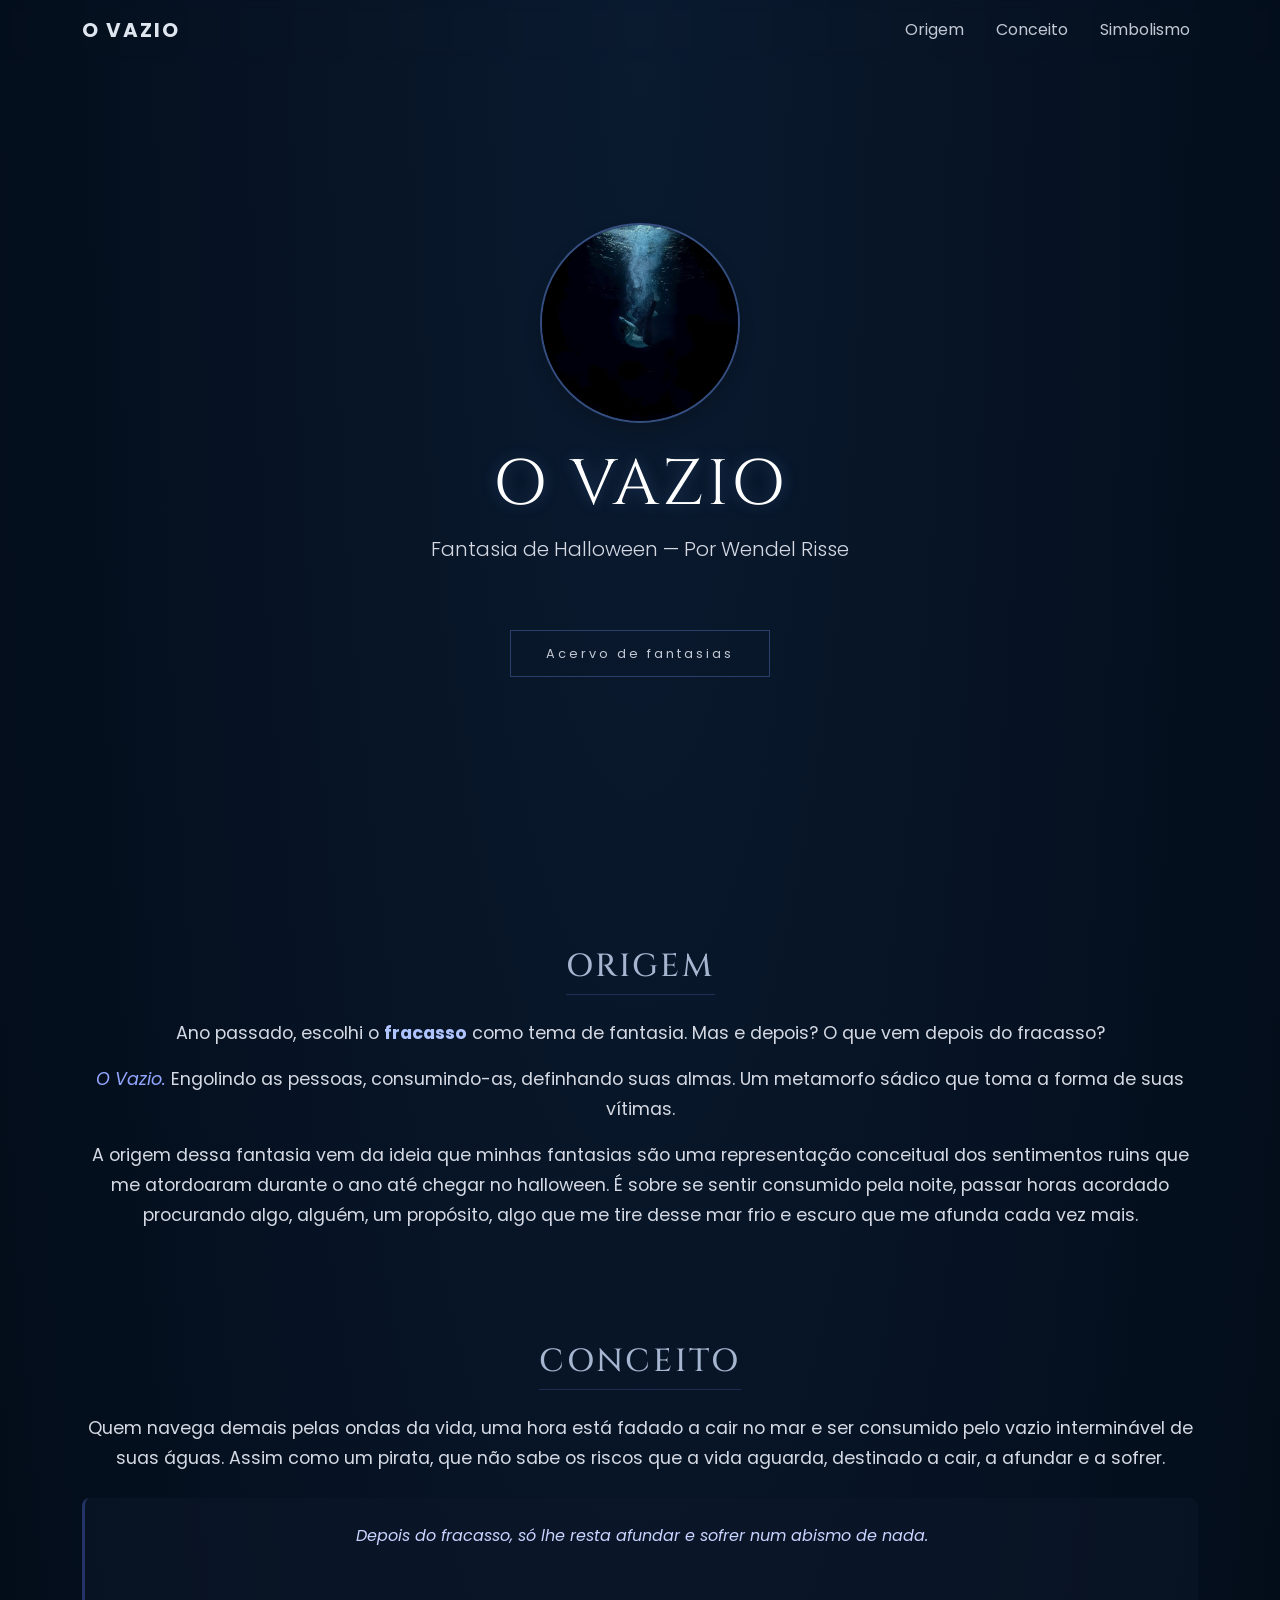
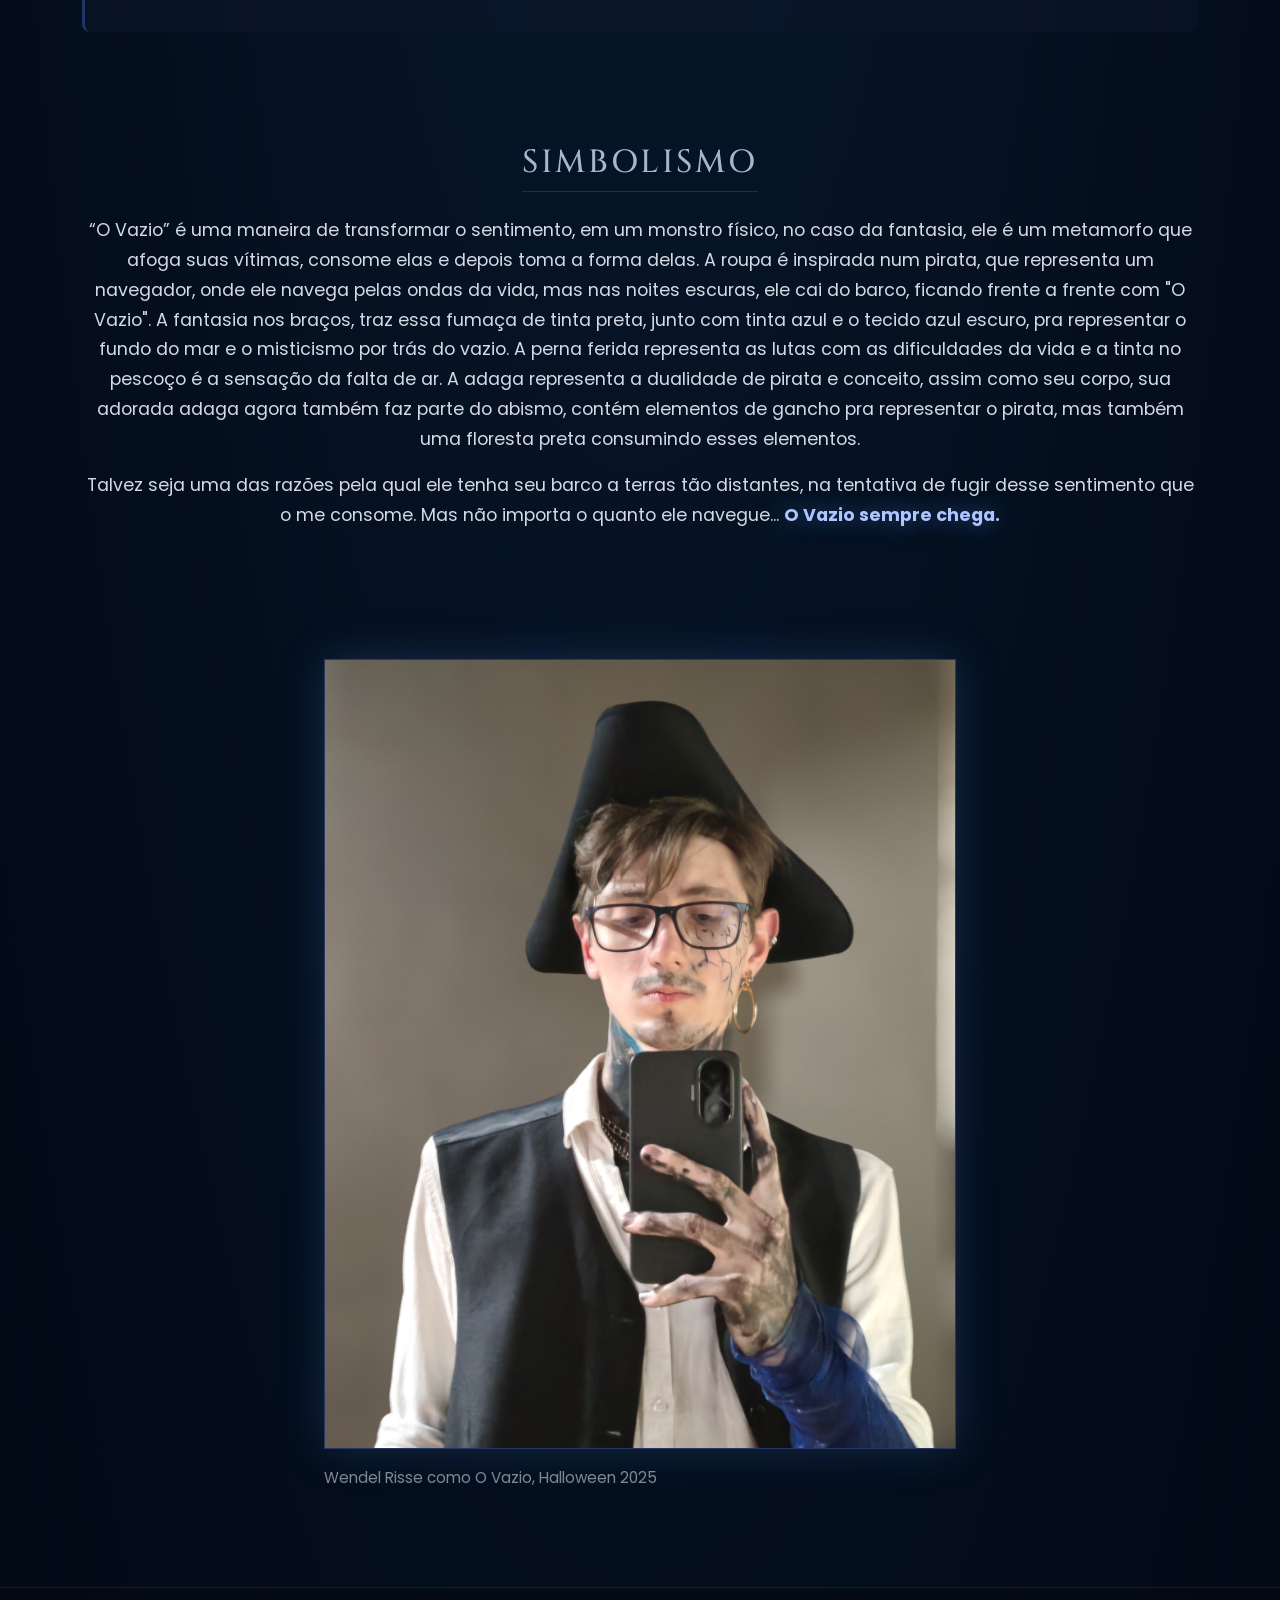
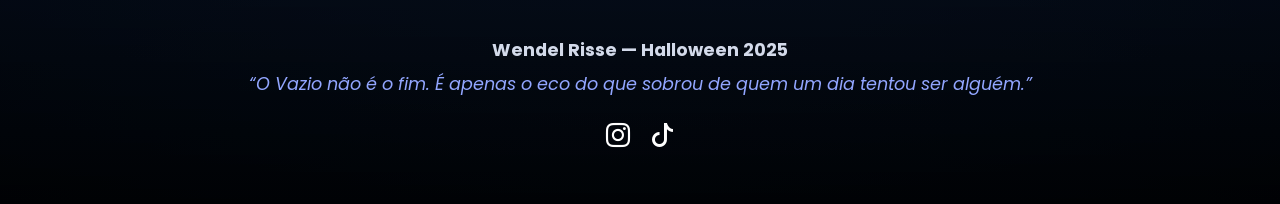
<file: vazio.html>
<!DOCTYPE html>
<html lang="pt-br">
<head>
  <meta charset="UTF-8">
  <meta name="viewport" content="width=device-width, initial-scale=1.0">
  <title>O Vazio</title>

  <!-- Bootstrap -->
  <link href="https://cdn.jsdelivr.net/npm/bootstrap@5.3.6/dist/css/bootstrap.min.css" rel="stylesheet">
  <link rel="stylesheet" href="https://cdn.jsdelivr.net/npm/bootstrap-icons@1.10.5/font/bootstrap-icons.css">

  <!-- Estilo personalizado -->
  <link rel="preconnect" href="https://fonts.googleapis.com">
  <link rel="preconnect" href="https://fonts.gstatic.com" crossorigin>
  <link href="https://fonts.googleapis.com/css2?family=Cinzel:wght@400;600&family=Poppins:wght@300;400;500&display=swap" rel="stylesheet">
  <link rel="stylesheet" href="style.css">
<link rel="stylesheet" href="acervo.css">
<link rel="stylesheet" href="foto-fantasia.css">
  <link rel="icon" type="image/png" href="assets/images/barco.png">
</head>

<body data-tema="vazio">
  <nav class="navbar navbar-expand-lg navbar-dark fixed-top bg-transparent">
    <div class="container">
      <a class="navbar-brand fw-bold" href="#">O Vazio</a>
      <button class="navbar-toggler" type="button" data-bs-toggle="collapse" data-bs-target="#navbarNav">
        <span class="navbar-toggler-icon"></span>
      </button>
      <div class="collapse navbar-collapse justify-content-end" id="navbarNav">
        <ul class="navbar-nav">
          <li class="nav-item"><a class="nav-link" href="#origem">Origem</a></li>
          <li class="nav-item"><a class="nav-link" href="#conceito">Conceito</a></li>
          <li class="nav-item"><a class="nav-link" href="#simbolismo">Simbolismo</a></li>
        </ul>
      </div>
    </div>
  </nav>

  <main class="text-center">
    <section id="headerindex" class="vh-100 d-flex flex-column justify-content-center align-items-center">
      <img src="assets/images/afogamento.jpg" alt="Imagem representando O Vazio" class="img-fluid rounded-circle shadow" id="fotoPerfil">
      <h1 class="display-3 mt-4">O VAZIO</h1>
      <p class="lead">Fantasia de Halloween — Por Wendel Risse</p>
      <button type="button" class="btn-vazio mt-5" data-acervo>Acervo de fantasias</button>
    </section>

    <section id="origem" class="container py-5">
      <h2>Origem</h2>
      <p>Ano passado, escolhi o <strong>fracasso</strong> como tema de fantasia. Mas e depois? O que vem depois do fracasso?</p>
      <p><em>O Vazio.</em> Engolindo as pessoas, consumindo-as, definhando suas almas. Um metamorfo sádico que toma a forma de suas vítimas.</p>
      <p>A origem dessa fantasia vem da ideia que minhas fantasias são uma representação conceitual dos sentimentos ruins que me atordoaram durante o ano até chegar no halloween. É sobre se sentir consumido pela noite, passar horas acordado procurando algo, alguém, um propósito, algo que me tire desse mar frio e escuro que me afunda cada vez mais.</p>
    </section>

    <section id="conceito" class="container py-5">
      <h2>Conceito</h2>
      <p>Quem navega demais pelas ondas da vida, uma hora está fadado a cair no mar e ser consumido pelo vazio interminável de suas águas. Assim como um pirata, que não sabe os riscos que a vida aguarda, destinado a cair, a afundar e a sofrer.</p>
      <blockquote class="poema mt-4">
        Depois do fracasso, só lhe resta afundar e sofrer num abismo de nada.<br>
        Toda calada da noite ele afunda, o navio parado,<br>
        ele cai nas escuras águas e se torna um com o abismo.
      </blockquote>
    </section>

    <section id="simbolismo" class="container py-5">
      <h2>Simbolismo</h2>
      <p>“O Vazio” é uma maneira de transformar o sentimento, em um monstro físico, no caso da fantasia, ele é um metamorfo que afoga suas vítimas, consome elas e depois toma a forma delas. A roupa é inspirada num pirata, que representa um navegador, onde ele navega pelas ondas da vida, mas nas noites escuras, ele cai do barco, ficando frente a frente com "O Vazio". A fantasia nos braços, traz essa fumaça de tinta preta, junto com tinta azul e o tecido azul escuro, pra representar o fundo do mar e o misticismo por trás do vazio. A perna ferida representa as lutas com as dificuldades da vida e a tinta no pescoço é a sensação da falta de ar. A adaga representa a dualidade de pirata e conceito, assim como seu corpo, sua adorada adaga agora também faz parte do abismo, contém elementos de gancho pra representar o pirata, mas também uma floresta preta consumindo esses elementos.</p>
      <p>Talvez seja  uma das razões pela qual ele tenha seu barco a terras tão distantes, na tentativa de fugir desse sentimento que o me consome. Mas não importa o quanto ele navegue... <strong>O Vazio sempre chega.</strong></p>
    </section>
      <section id="foto">
      <figure class="foto-fantasia">
        <img src="assets/images/WendelVazio.jpg" alt="Wendel Risse vestido de O Vazio" loading="lazy"
             onerror="this.parentElement.classList.add('sem-foto')">
        <figcaption>Wendel Risse como O Vazio, Halloween 2025</figcaption>
      </figure>
    </section>

  </main>

  <footer class="text-center text-white py-5">
    <p class="fw-bold mb-1">Wendel Risse — Halloween 2025</p>
    <p><em>“O Vazio não é o fim. É apenas o eco do que sobrou de quem um dia tentou ser alguém.”</em></p>
    <div class="mt-3">
      <a href="https://instagram.com/wendelrisse" class="text-white me-3 fs-4"><i class="bi bi-instagram"></i></a>
      <a href="https://tiktok.com/@wenzay_" class="text-white fs-4"><i class="bi bi-tiktok"></i></a>
    </div>
  </footer>

  <script src="https://cdn.jsdelivr.net/npm/bootstrap@5.3.6/dist/js/bootstrap.bundle.min.js"></script>
  <script src="acervo.js"></script>
  <script src="vazio.js"></script>
</body>
</html>
</file>
<file: fracasso.css>
/* O FRACASSO — fuligem, osso e ferrugem; frases que sobem rumo à garganta */
:root{--fuligem:#15110f;--osso:#ddd5c5;--fraco:#a39a8a;--ferrugem:#a8432f;--apagado:#2a2420}
html{scroll-behavior:smooth}
body{background:var(--fuligem);color:var(--osso);font-family:"Newsreader",serif;font-weight:300;line-height:1.8;overflow-x:hidden}
a:focus-visible,button:focus-visible{outline:2px solid var(--ferrugem);outline-offset:4px}
.navbar{background:linear-gradient(var(--fuligem),transparent)}
.navbar-brand{font-family:"Bodoni Moda",serif;font-style:italic;color:var(--osso)!important;font-size:1.4rem}
.nav-link{color:var(--fraco)!important;margin-left:1rem;transition:color .3s}
.nav-link:hover{color:var(--osso)!important}

#headerindex{position:relative;overflow:hidden}
#headerindex>:not(.frases){position:relative;z-index:1}
#fotoPerfil{width:min(240px,60vw);height:min(240px,60vw);border-radius:50%;object-fit:cover;
  filter:grayscale(.8) sepia(.25) contrast(1.05);border:1px solid rgba(221,213,197,.25);box-shadow:0 0 60px rgba(0,0,0,.7)}
h1{font-family:"Bodoni Moda",serif;font-weight:400;font-size:clamp(3rem,10vw,7.5rem);letter-spacing:.04em;line-height:1;margin-top:2rem;color:var(--osso)}
.lead{color:var(--fraco);font-size:1.1rem}
.btn-vazio{color:var(--fraco);background:transparent;border:1px solid rgba(221,213,197,.25);padding:12px 32px;
  font-family:inherit;font-size:1rem;cursor:pointer;transition:.4s}
.btn-vazio:hover{color:var(--fuligem);background:var(--osso)}

/* frases que sobem e se fecham em funil, como na garganta */
.frases{position:absolute;inset:0;z-index:0;pointer-events:none}
.frases span{position:absolute;bottom:-3rem;left:var(--x);white-space:nowrap;font-style:italic;font-size:1.15rem;color:var(--fraco);
  opacity:0;animation:subir var(--t) linear var(--d) infinite}
@keyframes subir{
  0%{opacity:0;transform:translate(0,0);filter:blur(0)}
  15%{opacity:.6}
  80%{opacity:.35}
  100%{opacity:0;transform:translate(var(--dx),-105vh) scale(.7);filter:blur(5px)}
}

main section{max-width:680px;margin:0 auto;padding:6rem 1.5rem}
h2{font-family:"Bodoni Moda",serif;font-style:italic;font-weight:400;font-size:clamp(2rem,5vw,2.8rem);margin-bottom:2rem;color:var(--osso)}
p{font-size:1.2rem;margin-bottom:1.4rem;color:#cfc7b7}
em{color:var(--osso)}
.poema{font-family:"Bodoni Moda",serif;font-style:italic;font-size:clamp(1.4rem,4vw,1.9rem);line-height:1.5;color:var(--osso);
  border-left:2px solid var(--ferrugem);padding-left:1.5rem;margin:3rem 0}
.rachado{color:var(--ferrugem)}

footer{border-top:1px solid rgba(221,213,197,.12);background:#0f0c0b}
footer p{color:var(--fraco);margin-bottom:.5rem}
footer em{font-family:"Bodoni Moda",serif;font-size:1.2rem}
.rodape-link{color:var(--fraco);transition:color .3s}
.rodape-link:hover{color:var(--osso)}
@media(prefers-reduced-motion:reduce){.frases{display:none}html{scroll-behavior:auto}}
</file>
<file: acervo.css>
/* Acervo de fantasias: painel lateral compartilhado pelas três páginas */
.acervo{width:min(380px,90vw)}
.acervo ul{list-style:none;padding:0;margin:0}
.acervo a{display:block;padding:1.2rem 0;text-decoration:none;color:inherit;border-bottom:1px solid var(--ac-linha);transition:opacity .4s}
.acervo a:hover{opacity:.6}
.acervo .ac-nome{display:block;font-size:1.7rem;line-height:1.2}
.acervo .ac-meta{display:block;font-size:.9rem;opacity:.65;margin-top:.2rem}
.acervo a[aria-current]{pointer-events:none;opacity:.45}
.acervo .ac-titulo{font-size:1.1rem;opacity:.7}
body[data-tema=claro] .acervo{--bs-offcanvas-bg:#f3f1eb;--bs-offcanvas-color:#222;--ac-linha:rgba(0,0,0,.12);font-family:"Cormorant Garamond",serif}
body[data-tema=vazio] .acervo{--bs-offcanvas-bg:#050c18;--bs-offcanvas-color:#e0e6f0;--ac-linha:rgba(120,160,255,.2);font-family:"Cinzel",serif}
body[data-tema=fracasso] .acervo{--bs-offcanvas-bg:#15110f;--bs-offcanvas-color:#ddd5c5;--ac-linha:rgba(221,213,197,.15);font-family:"Bodoni Moda",serif}
button.btn-vazio{background:transparent;font-family:inherit;cursor:pointer}
</file>
<file: foto-fantasia.css>
/* Lugar para a foto do Wendel com a fantasia (todas as páginas) */
#foto{max-width:680px;margin:0 auto;padding:4rem 1.5rem 6rem;min-height:0}
.foto-fantasia{margin:0}
.foto-fantasia img{display:block;width:100%;aspect-ratio:4/5;object-fit:cover;transition:filter 1.2s ease}
.foto-fantasia figcaption{margin-top:1rem;font-size:.95rem;opacity:.65;text-align:left}
/* sem imagem ainda: mostra uma moldura vazia */
.foto-fantasia.sem-foto img{display:none}
.foto-fantasia.sem-foto::before{content:"sua foto com a fantasia aqui";display:grid;place-items:center;aspect-ratio:4/5;
  border:1px dashed currentColor;opacity:.4;font-style:italic}

body[data-tema=claro] .foto-fantasia{color:#555}
body[data-tema=claro] .foto-fantasia img{filter:grayscale(1) contrast(.85);opacity:.9;box-shadow:0 30px 80px rgba(0,0,0,.15)}
body[data-tema=claro] .foto-fantasia img:hover{filter:grayscale(.3)}
body[data-tema=claro] .foto-fantasia figcaption{font-family:"Cormorant Garamond",serif;font-size:1.15rem}

body[data-tema=vazio] .foto-fantasia{color:#c2c8d3}
body[data-tema=vazio] .foto-fantasia img{border:1px solid rgba(120,160,255,.3);box-shadow:0 0 40px rgba(80,120,200,.25)}

body[data-tema=fracasso] .foto-fantasia{color:#a39a8a}
body[data-tema=fracasso] .foto-fantasia img{filter:grayscale(.7) sepia(.25);border:1px solid rgba(221,213,197,.2)}
body[data-tema=fracasso] .foto-fantasia img:hover{filter:grayscale(.2) sepia(.1)}
body[data-tema=fracasso] .foto-fantasia figcaption{font-style:italic}
</file>
<file: styleEfermidade.css>
/* EFEMERIDADE — estética: memória apagada */
:root{--papel:#f3f1eb;--tinta:#1c1b19;--cinza:#6b675e;--sombra:#aaa49a;--apagado:0}
*{margin:0;padding:0;box-sizing:border-box}
html{scroll-behavior:smooth}
body{background:var(--papel);color:var(--tinta);font-family:"Inter",sans-serif}
a:focus-visible,button:focus-visible{outline:2px solid var(--tinta);outline-offset:4px}

.navbar{background:rgba(243,241,235,.65);backdrop-filter:blur(10px)}
.navbar-brand{font-family:"Cormorant Garamond",serif;letter-spacing:5px;color:var(--tinta)!important;font-size:1.6rem}
.nav-link{color:var(--cinza)!important;letter-spacing:2px}
.nav-link:hover{color:#000!important}

/* HERO: a foto vai se apagando conforme você rola (--apagado de 0 a 1) */
#headerindex{position:relative;overflow:hidden}
#headerindex::before{content:"";position:absolute;width:700px;height:700px;max-width:120vw;
  background:radial-gradient(circle,rgba(255,255,255,.9),transparent 70%);z-index:-1}
#fotoPerfil{width:min(360px,78vw);height:min(360px,78vw);border-radius:50%;object-fit:cover;
  filter:grayscale(100%) contrast(80%) blur(calc(var(--apagado)*7px));
  opacity:calc(.9 - var(--apagado)*.75);
  -webkit-mask-image:linear-gradient(#000 calc(100% - var(--apagado)*85%),transparent);
          mask-image:linear-gradient(#000 calc(100% - var(--apagado)*85%),transparent);
  box-shadow:0 30px 80px rgba(0,0,0,.15);transition:filter 1s}
#fotoPerfil:hover{filter:grayscale(40%);transform:scale(1.02)}
h1{font-family:"Cormorant Garamond",serif;font-size:clamp(2.6rem,9vw,7rem);letter-spacing:clamp(6px,2vw,20px);
  font-weight:300;color:#111;opacity:calc(1 - var(--apagado)*.6)}
.lead{letter-spacing:5px;color:#777;font-size:1rem}
.btn-vazio{text-decoration:none;color:#444;border:1px solid rgba(0,0,0,.2);padding:12px 35px;
  letter-spacing:3px;font-size:.8rem;transition:.5s}
.btn-vazio:hover{background:var(--tinta);color:#fff}

/* TEXTO */
section{min-height:60vh}
section h2{font-family:"Cormorant Garamond",serif;font-size:3.5rem;letter-spacing:8px;font-weight:400;color:#111}
section p{max-width:680px;margin:35px auto;line-height:2;font-size:1.1rem;color:#555}

/* A MEMÓRIA SE APAGANDO: cada item some em sequência quando entra na tela */
.apaga{transition:opacity 3s ease,filter 3s ease;display:inline-block}
.apaga.some{opacity:.07;filter:blur(3px)}
.apaga.some:hover{opacity:.4;filter:blur(1px);transition-duration:.6s}
.perdas{display:flex;flex-wrap:wrap;justify-content:center;gap:.5rem 2.5rem;max-width:680px;margin:40px auto;
  font-family:"Cormorant Garamond",serif;font-size:2rem;color:#333;font-style:italic}

.poema{font-family:"Cormorant Garamond",serif;font-size:clamp(1.4rem,4vw,2rem);line-height:1.9;color:#333;
  border-left:2px solid var(--sombra);padding-left:35px;max-width:680px;margin-left:auto;margin-right:auto;text-align:left}
.poema .apaga{display:block}
.poema .fica{margin-top:1.5rem;color:#111;font-style:italic}

footer{border-top:1px solid rgba(0,0,0,.1);color:var(--cinza)}
footer em{font-family:"Cormorant Garamond",serif;font-size:1.4rem}
.rodape-link{color:var(--tinta);transition:opacity .4s}
.rodape-link:hover{color:#000;opacity:.5}

.img-fluid{max-width:none}
@media(max-width:768px){
  section h2{font-size:2.5rem;letter-spacing:5px}
  .perdas{font-size:1.6rem}
}
@media(prefers-reduced-motion:reduce){.apaga{transition:none}html{scroll-behavior:auto}}
</file>
<file: style.css>
/* ---------- ESTILO GERAL ---------- */
body {
  background: radial-gradient(ellipse at top, #0a1a2f 0%, #010914 100%);
  color: #e0e6f0;
  font-family: 'Poppins', sans-serif;
  line-height: 1.7;
  margin: 0;
  padding: 0;
  overflow-x: hidden;
  scroll-behavior: smooth;
}

/* ---------- BARRA DE NAVEGAÇÃO ---------- */
.navbar {
  background: rgba(5, 10, 20, 0.8);
  backdrop-filter: blur(6px);
  transition: background 0.4s ease;
}

.navbar-brand {
  font-weight: 700;
  color: #e0e6f0 !important;
  letter-spacing: 2px;
  text-transform: uppercase;
}

.nav-link {
  color: #c2c8d3 !important;
  margin-left: 1rem;
  transition: color 0.3s ease;
}

.nav-link:hover {
  color: #79a9f8 !important;
}

/* ---------- CABEÇALHO ---------- */


#fotoPerfil {
  width: 200px;
  height: 200px;
  object-fit: cover;
  border-radius: 50%;
  border: 2px solid rgba(120, 160, 255, 0.4);
  box-shadow: 0 0 40px rgba(80, 120, 200, 0.25);
  transition: transform 0.6s ease;
}

#fotoPerfil:hover {
  transform: scale(1.05);
}

h1, h2 {
  font-family: 'Cinzel', serif;
  text-transform: uppercase;
  letter-spacing: 3px;
}

h1 {
  color: #ffffff;
  text-shadow: 0 0 15px rgba(100, 160, 255, 0.3);
}

h2 {
  margin-bottom: 1.5rem;
  color: #a7b6d0;
  border-bottom: 1px solid rgba(120, 150, 255, 0.2);
  display: inline-block;
  padding-bottom: 0.5rem;
}

/* ---------- SEÇÕES ---------- */
section {
  max-width: 850px;
  margin: auto;
}

p {
  font-size: 1.1rem;
  color: #d4d9e3;
  margin-bottom: 1rem;
}

strong {
  color: #b0c4ff;
}

em {
  color: #92a6ff;
}

/* ---------- POEMA / BLOCO DESTACADO ---------- */
.poema {
  font-style: italic;
  background: rgba(15, 25, 45, 0.4);
  border-left: 3px solid rgba(100, 130, 255, 0.3);
  padding: 1.5rem;
  border-radius: 8px;
  margin-top: 2rem;
  line-height: 1.8;
  color: #c8d4ff;
  transition: background 0.6s ease;
}

.poema:hover {
  background: rgba(30, 40, 70, 0.6);
}

/* ---------- RODAPÉ ---------- */
footer {
  background: linear-gradient(to top, rgba(0, 0, 0, 0.8), rgba(5, 10, 20, 0.6));
  border-top: 1px solid rgba(100, 130, 255, 0.2);
}

footer p {
  color: #d3daea;
  margin-bottom: 0.5rem;
}

footer a {
  color: #d3daea;
  transition: color 0.3s ease;
}

footer a:hover {
  color: #6ea7ff;
}

/* ---------- EFEITO DE APARIÇÃO SUAVE ---------- */
@keyframes aparecer {
  from { opacity: 0; transform: translateY(20px); }
  to { opacity: 1; transform: translateY(0); }
}

section, #headerindex, footer {
  animation: aparecer 1.4s ease forwards;
}

/* ---------- ROLAGEM PERSONALIZADA ---------- */
::-webkit-scrollbar {
  width: 10px;
}
::-webkit-scrollbar-thumb {
  background: rgba(80, 120, 200, 0.4);
  border-radius: 10px;
}
::-webkit-scrollbar-thumb:hover {
  background: rgba(110, 160, 255, 0.6);
}

/* ---------- RESPONSIVIDADE ---------- */
@media (max-width: 768px) {
  #fotoPerfil {
    width: 150px;
    height: 150px;
  }
  h1 {
    font-size: 2rem;
  }
  section {
    padding: 0 1.5rem;
  }
}

/* ---------- O VAZIO: PROFUNDIDADE ---------- */
:root { --prof: 0; --hero: 0; }

/* quanto mais você desce, mais escuro fica o mar */
body::before {
  content: ""; position: fixed; inset: 0; z-index: -1; pointer-events: none;
  background: #000; opacity: calc(var(--prof) * .85);
}

/* o herói afunda e some ao rolar */
#headerindex { animation: none; opacity: calc(1 - var(--hero) * .85); }
#fotoPerfil { filter: blur(calc(var(--hero) * 5px)) saturate(calc(1 - var(--hero) * .6)); }

/* versos afundando, um por um */
.poema .afunda {
  display: block; opacity: 0; transform: translateY(-14px); filter: blur(4px);
  transition: opacity 2.2s ease, transform 2.8s ease, filter 2.2s ease;
}
.poema .afunda.visivel { opacity: 1; transform: none; filter: none; }

/* a frase final chega devagar, sem poder ser evitada */
.inevitavel { opacity: .12; transition: opacity 4s ease, text-shadow 4s ease; }
.inevitavel.visivel { opacity: 1; text-shadow: 0 0 22px rgba(110, 167, 255, .55); }

.btn-vazio {
  text-decoration: none; color: #c2c8d3; border: 1px solid rgba(120, 160, 255, .3);
  padding: 12px 35px; letter-spacing: 3px; font-size: .8rem; transition: .5s;
}
.btn-vazio:hover { background: rgba(120, 160, 255, .15); color: #fff; }

a:focus-visible { outline: 2px solid #79a9f8; outline-offset: 4px; }
@media (prefers-reduced-motion: reduce) {
  .poema .afunda, .inevitavel { transition: none; opacity: 1; transform: none; filter: none; }
}
</file>
